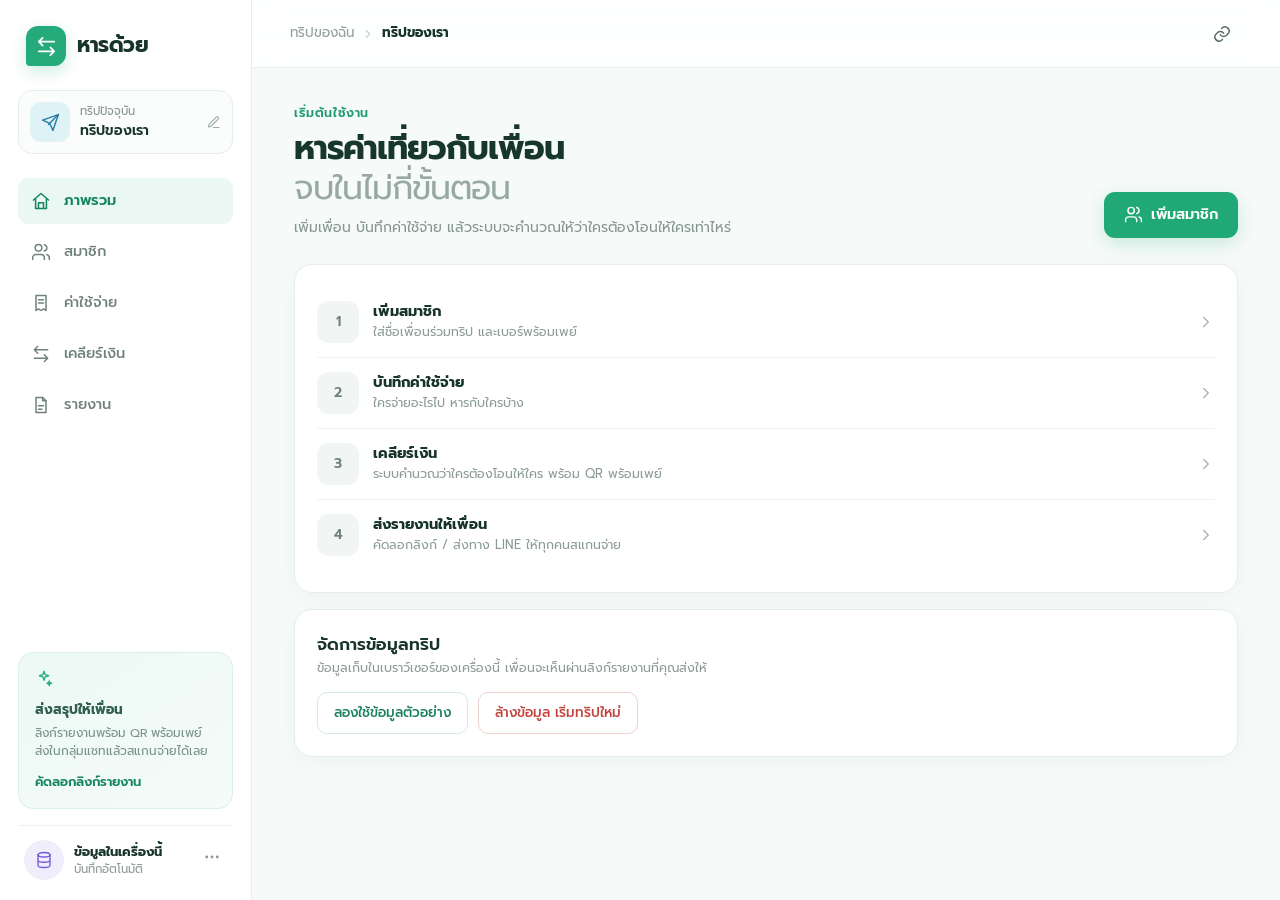
<file: index.html>
<!doctype html>
<html lang="th">
<head>
  <meta charset="utf-8">
  <meta name="viewport" content="width=device-width, initial-scale=1, viewport-fit=cover">
  <title>หารด้วย — ผู้ช่วยหารค่าเที่ยว</title>
  <meta name="description" content="หารด้วย — ผู้ช่วยหารค่าเที่ยวกับเพื่อน คำนวณว่าใครต้องโอนให้ใคร พร้อม QR พร้อมเพย์">
  <meta name="theme-color" content="#20a977">
  <link rel="icon" href="favicon.svg" type="image/svg+xml">
  <link rel="preconnect" href="https://fonts.googleapis.com">
  <link rel="preconnect" href="https://fonts.gstatic.com" crossorigin>
  <link href="https://fonts.googleapis.com/css2?family=Prompt:wght@300;400;500;600;700&display=swap" rel="stylesheet">
  <link rel="stylesheet" href="css/style.css?v=202611041617">
</head>
<body>
  <div class="content">
    <div id="dash"></div>
    <section class="panel" id="manage" style="margin-top:16px">
      <div class="panel-head"><div><h2>จัดการข้อมูลทริป</h2><p>ข้อมูลเก็บในเบราว์เซอร์ของเครื่องนี้ เพื่อนจะเห็นผ่านลิงก์รายงานที่คุณส่งให้</p></div></div>
      <div class="row">
        <button class="outline-btn" id="demoBtn">ลองใช้ข้อมูลตัวอย่าง</button>
        <button class="outline-btn danger" id="resetBtn">ล้างข้อมูล เริ่มทริปใหม่</button>
      </div>
      <div class="confirm" id="resetConfirm" hidden>
        <span id="resetMsg"></span>
        <span class="row"><button class="danger-fill" id="resetYes">ยืนยัน</button><button class="cancel-btn" id="resetNo" style="min-height:38px">ยกเลิก</button></span>
      </div>
    </section>
  </div>
  <script src="js/common.js?v=202611041617"></script>
  <script src="js/home.js?v=202611041617"></script>
</body>
</html>
</file>
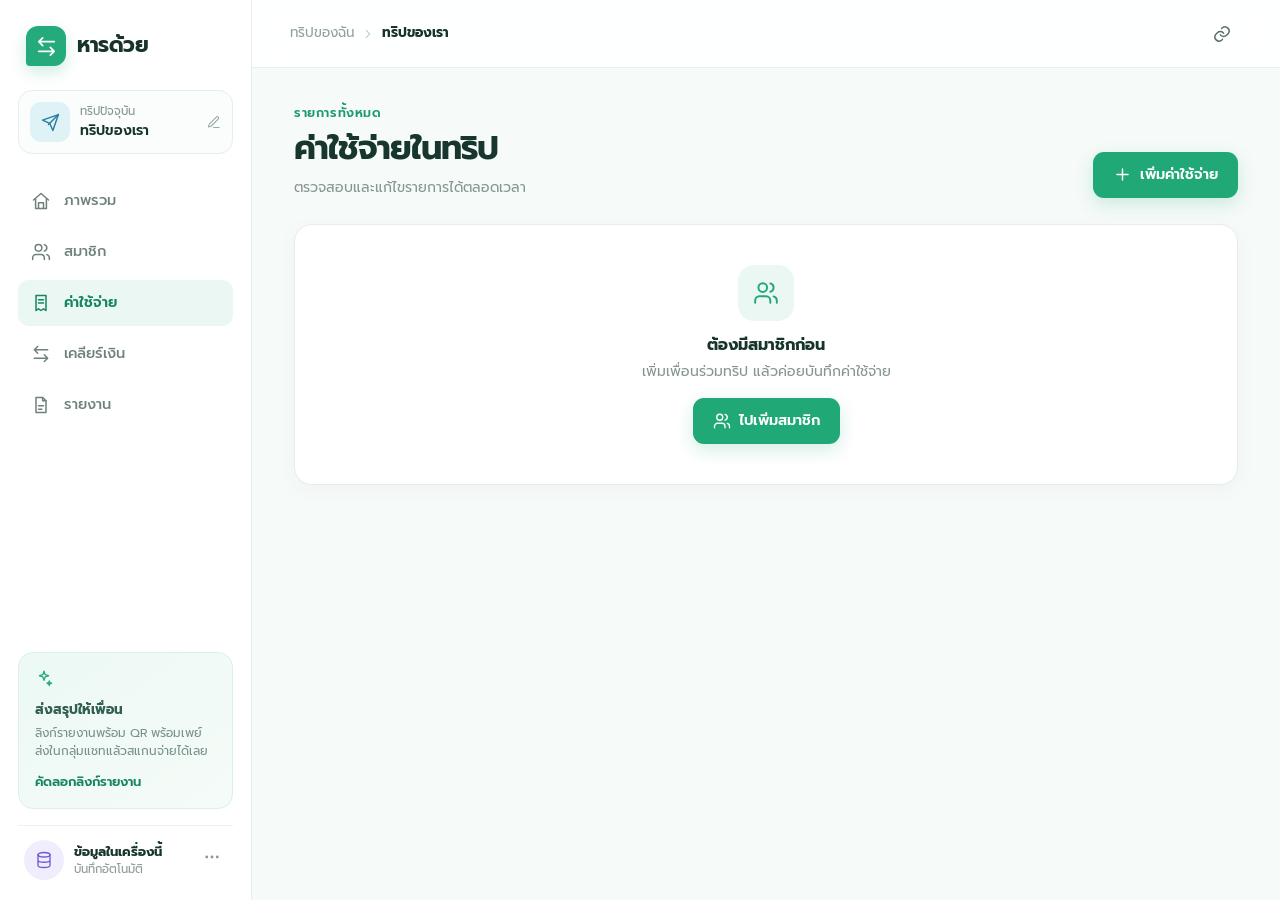
<file: expenses.html>
<!doctype html>
<html lang="th">
<head>
  <meta charset="utf-8">
  <meta name="viewport" content="width=device-width, initial-scale=1, viewport-fit=cover">
  <title>ค่าใช้จ่าย · หารด้วย</title>
  <meta name="description" content="หารด้วย — ผู้ช่วยหารค่าเที่ยวกับเพื่อน คำนวณว่าใครต้องโอนให้ใคร พร้อม QR พร้อมเพย์">
  <meta name="theme-color" content="#20a977">
  <link rel="icon" href="favicon.svg" type="image/svg+xml">
  <link rel="preconnect" href="https://fonts.googleapis.com">
  <link rel="preconnect" href="https://fonts.gstatic.com" crossorigin>
  <link href="https://fonts.googleapis.com/css2?family=Prompt:wght@300;400;500;600;700&display=swap" rel="stylesheet">
  <link rel="stylesheet" href="css/style.css?v=202611041617">
</head>
<body>
  <div class="content">
    <section class="page-heading">
      <div><span class="eyebrow">รายการทั้งหมด</span><h1>ค่าใช้จ่ายในทริป</h1><p>ตรวจสอบและแก้ไขรายการได้ตลอดเวลา</p></div>
      <button class="primary-btn hide-m" data-add-exp><svg width="19" height="19" viewBox="0 0 24 24" fill="none" stroke="currentColor" stroke-width="1.8" stroke-linecap="round"><path d="M12 5v14M5 12h14"/></svg> เพิ่มค่าใช้จ่าย</button>
    </section>
    <div id="expBox"></div>
  </div>
  <script src="js/common.js?v=202611041617"></script>
  <script src="js/expenses.js?v=202611041617"></script>
</body>
</html>
</file>
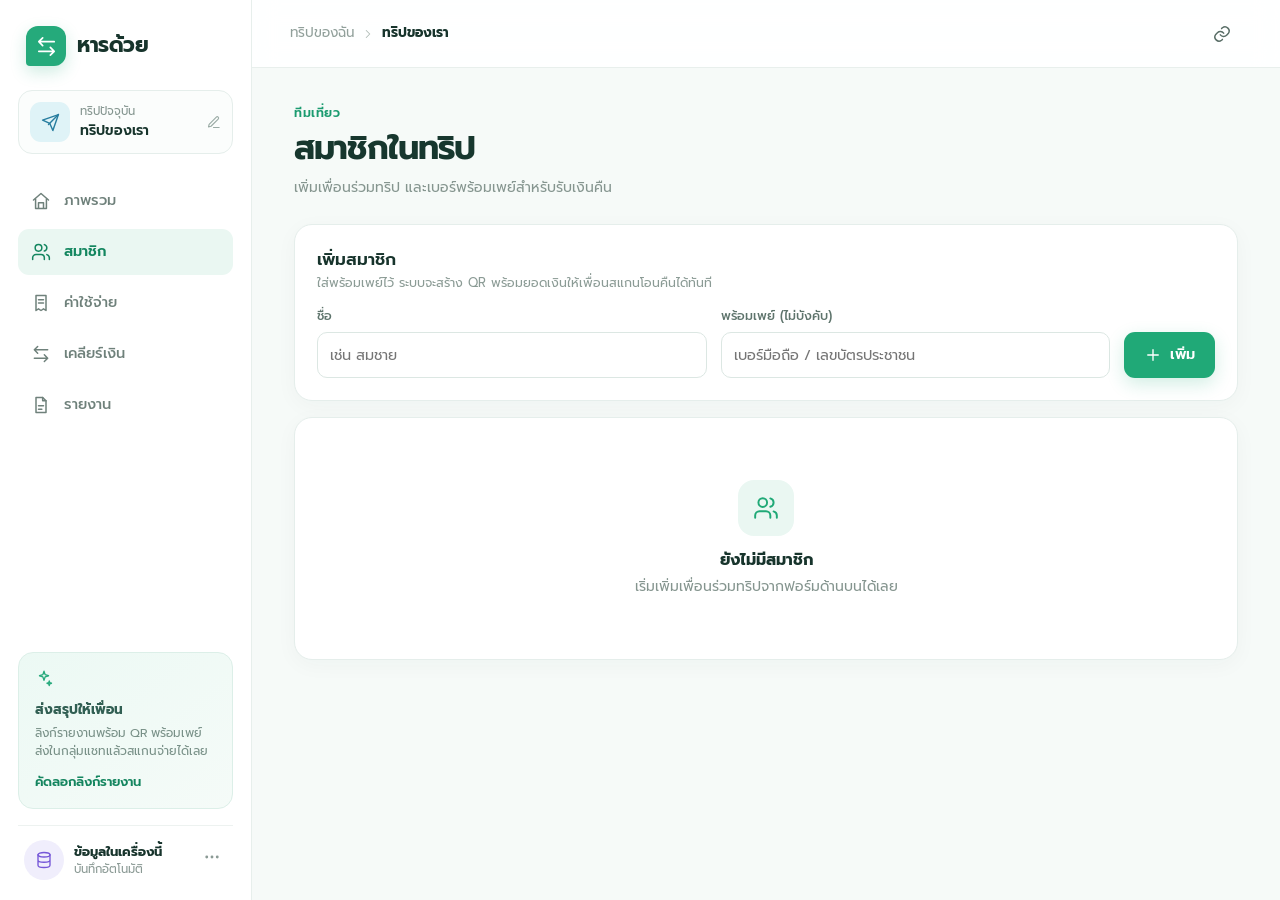
<file: members.html>
<!doctype html>
<html lang="th">
<head>
  <meta charset="utf-8">
  <meta name="viewport" content="width=device-width, initial-scale=1, viewport-fit=cover">
  <title>สมาชิก · หารด้วย</title>
  <meta name="description" content="หารด้วย — ผู้ช่วยหารค่าเที่ยวกับเพื่อน คำนวณว่าใครต้องโอนให้ใคร พร้อม QR พร้อมเพย์">
  <meta name="theme-color" content="#20a977">
  <link rel="icon" href="favicon.svg" type="image/svg+xml">
  <link rel="preconnect" href="https://fonts.googleapis.com">
  <link rel="preconnect" href="https://fonts.gstatic.com" crossorigin>
  <link href="https://fonts.googleapis.com/css2?family=Prompt:wght@300;400;500;600;700&display=swap" rel="stylesheet">
  <link rel="stylesheet" href="css/style.css?v=202611041617">
</head>
<body>
  <div class="content">
    <section class="page-heading">
      <div><span class="eyebrow">ทีมเที่ยว</span><h1>สมาชิกในทริป</h1><p>เพิ่มเพื่อนร่วมทริป และเบอร์พร้อมเพย์สำหรับรับเงินคืน</p></div>
    </section>
    <section class="panel">
      <div class="panel-head"><div><h2 id="memFormTitle">เพิ่มสมาชิก</h2><p>ใส่พร้อมเพย์ไว้ ระบบจะสร้าง QR พร้อมยอดเงินให้เพื่อนสแกนโอนคืนได้ทันที</p></div></div>
      <form id="memberForm" class="form-grid three">
        <label><span>ชื่อ</span><input id="mName" required maxlength="30" autocomplete="off" placeholder="เช่น สมชาย"></label>
        <label><span>พร้อมเพย์ (ไม่บังคับ)</span><input id="mPP" inputmode="numeric" autocomplete="off" placeholder="เบอร์มือถือ / เลขบัตรประชาชน"></label>
        <div class="row" style="flex-wrap:nowrap">
          <button type="button" class="cancel-btn" id="memCancel" hidden>ยกเลิก</button>
          <button class="primary-btn" id="memSubmit"></button>
        </div>
      </form>
    </section>
    <section class="panel" id="memberPanel"></section>
  </div>
  <script src="js/common.js?v=202611041617"></script>
  <script src="js/members.js?v=202611041617"></script>
</body>
</html>
</file>
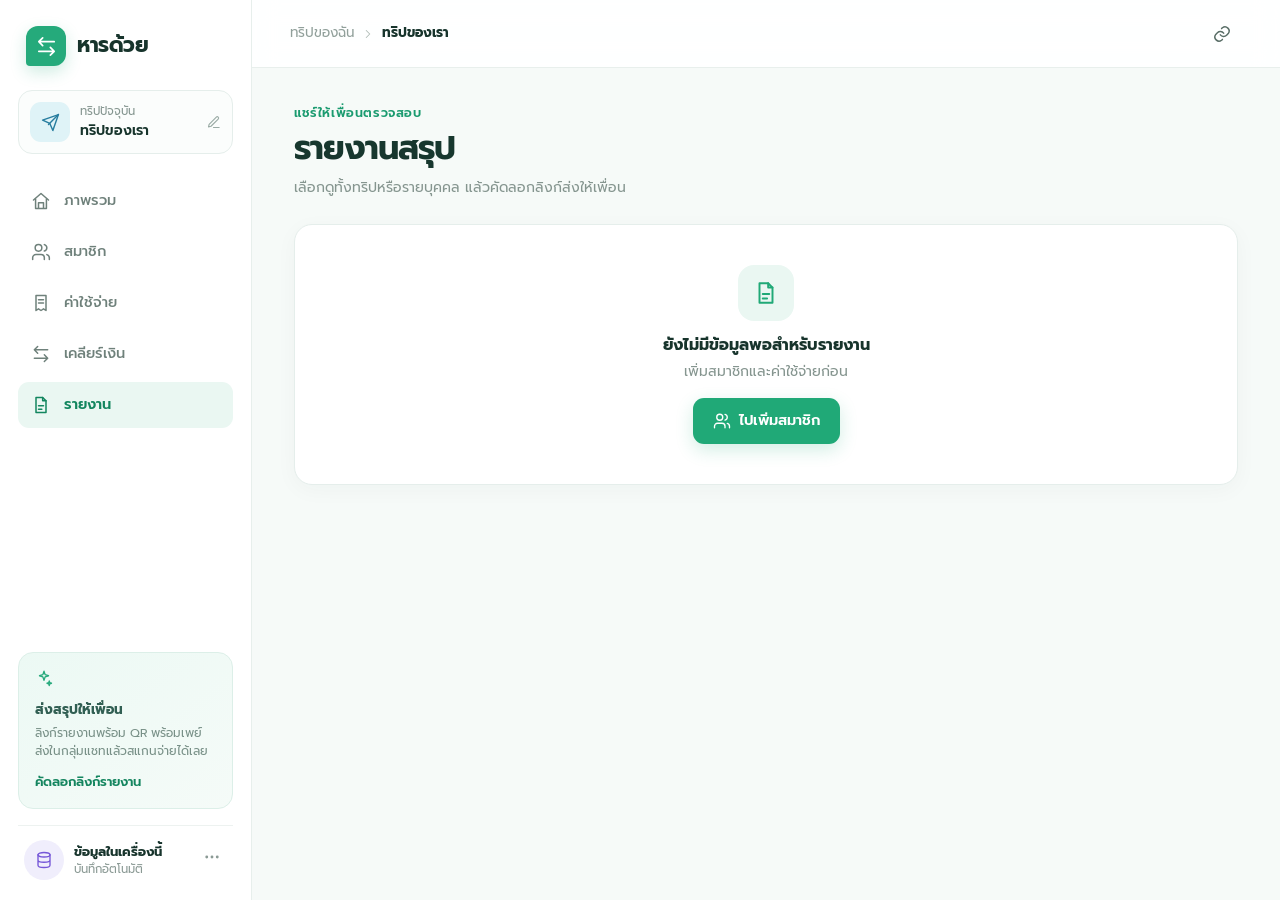
<file: report.html>
<!doctype html>
<html lang="th">
<head>
  <meta charset="utf-8">
  <meta name="viewport" content="width=device-width, initial-scale=1, viewport-fit=cover">
  <title>รายงาน · หารด้วย</title>
  <meta name="description" content="หารด้วย — ผู้ช่วยหารค่าเที่ยวกับเพื่อน คำนวณว่าใครต้องโอนให้ใคร พร้อม QR พร้อมเพย์">
  <meta name="theme-color" content="#20a977">
  <link rel="icon" href="favicon.svg" type="image/svg+xml">
  <link rel="preconnect" href="https://fonts.googleapis.com">
  <link rel="preconnect" href="https://fonts.gstatic.com" crossorigin>
  <link href="https://fonts.googleapis.com/css2?family=Prompt:wght@300;400;500;600;700&display=swap" rel="stylesheet">
  <link rel="stylesheet" href="css/style.css?v=202611041617">
  <script src="js/vendor/qrcode.min.js"></script>
</head>
<body>
  <div class="content">
    <section class="page-heading no-print">
      <div><span class="eyebrow">แชร์ให้เพื่อนตรวจสอบ</span><h1>รายงานสรุป</h1><p>เลือกดูทั้งทริปหรือรายบุคคล แล้วคัดลอกลิงก์ส่งให้เพื่อน</p></div>
    </section>
    <div id="reportBox"></div>
    <section class="panel report-section" id="transferBox" hidden></section>
  </div>
  <script src="js/common.js?v=202611041617"></script>
  <script src="js/report.js?v=202611041617"></script>
</body>
</html>
</file>
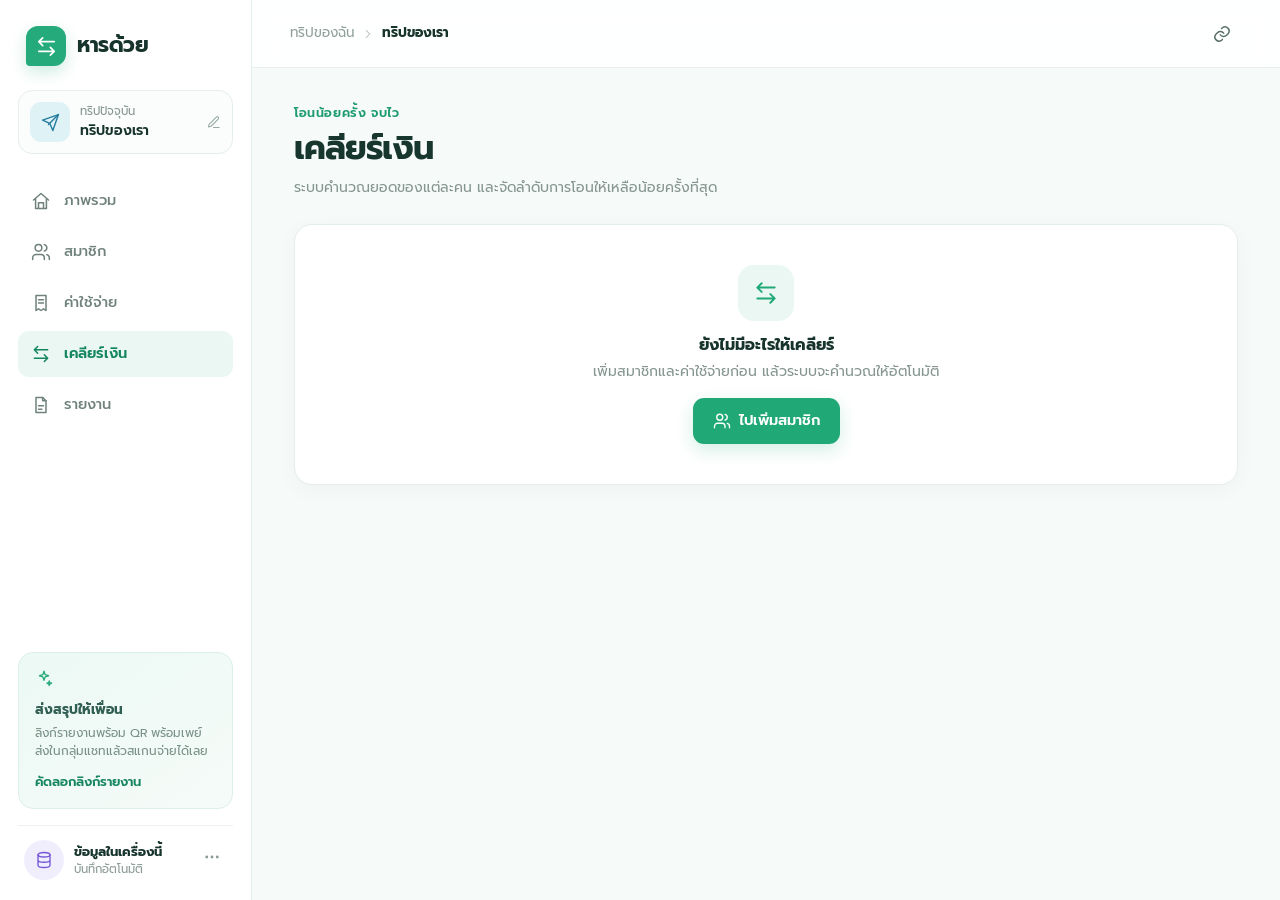
<file: summary.html>
<!doctype html>
<html lang="th">
<head>
  <meta charset="utf-8">
  <meta name="viewport" content="width=device-width, initial-scale=1, viewport-fit=cover">
  <title>เคลียร์เงิน · หารด้วย</title>
  <meta name="description" content="หารด้วย — ผู้ช่วยหารค่าเที่ยวกับเพื่อน คำนวณว่าใครต้องโอนให้ใคร พร้อม QR พร้อมเพย์">
  <meta name="theme-color" content="#20a977">
  <link rel="icon" href="favicon.svg" type="image/svg+xml">
  <link rel="preconnect" href="https://fonts.googleapis.com">
  <link rel="preconnect" href="https://fonts.gstatic.com" crossorigin>
  <link href="https://fonts.googleapis.com/css2?family=Prompt:wght@300;400;500;600;700&display=swap" rel="stylesheet">
  <link rel="stylesheet" href="css/style.css?v=202611041617">
  <script src="js/vendor/qrcode.min.js"></script>
</head>
<body>
  <div class="content">
    <section class="page-heading">
      <div><span class="eyebrow">โอนน้อยครั้ง จบไว</span><h1>เคลียร์เงิน</h1><p>ระบบคำนวณยอดของแต่ละคน และจัดลำดับการโอนให้เหลือน้อยครั้งที่สุด</p></div>
      <span class="optimized" id="optBadge"></span>
    </section>
    <div id="settleBox"></div>
  </div>
  <script src="js/common.js?v=202611041617"></script>
  <script src="js/summary.js?v=202611041617"></script>
</body>
</html>
</file>
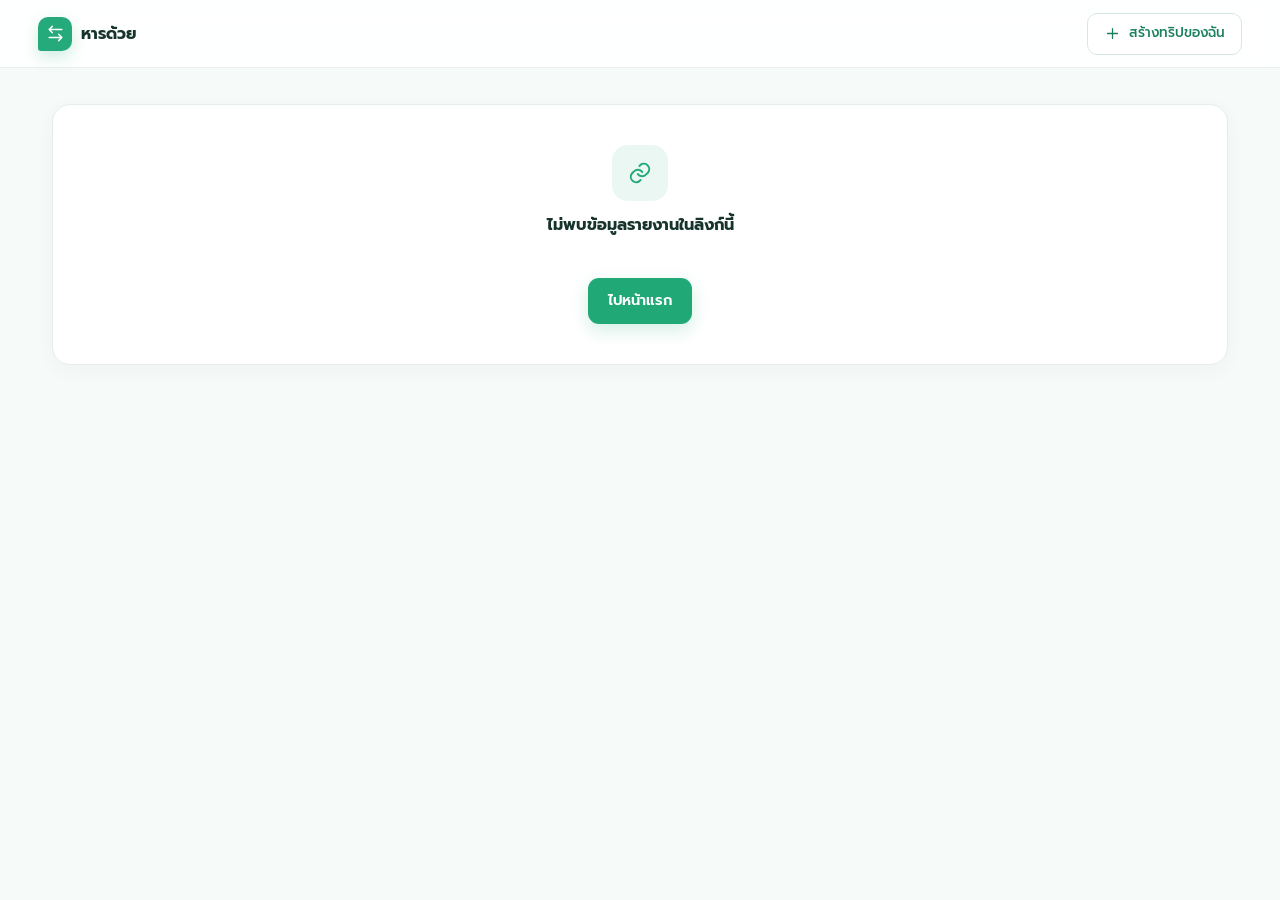
<file: view.html>
<!doctype html>
<html lang="th">
<head>
  <meta charset="utf-8">
  <meta name="viewport" content="width=device-width, initial-scale=1, viewport-fit=cover">
  <title>สรุปค่าใช้จ่ายทริป · หารด้วย</title>
  <meta name="description" content="หารด้วย — ผู้ช่วยหารค่าเที่ยวกับเพื่อน คำนวณว่าใครต้องโอนให้ใคร พร้อม QR พร้อมเพย์">
  <meta name="theme-color" content="#20a977">
  <meta name="robots" content="noindex">
  <link rel="icon" href="favicon.svg" type="image/svg+xml">
  <link rel="preconnect" href="https://fonts.googleapis.com">
  <link rel="preconnect" href="https://fonts.gstatic.com" crossorigin>
  <link href="https://fonts.googleapis.com/css2?family=Prompt:wght@300;400;500;600;700&display=swap" rel="stylesheet">
  <link rel="stylesheet" href="css/style.css?v=202611041617">
  <script src="js/vendor/qrcode.min.js"></script>
</head>
<body>
  <div class="content">
    <div class="banner no-print" id="viewBanner" hidden>
      <span>📩 รายงานที่เพื่อนแชร์มา — ดูยอดของคุณ แล้วสแกน QR โอนได้เลย</span>
      <button class="outline-btn" id="importBtn">นำเข้าไปแก้ไขต่อ</button>
    </div>
    <div class="confirm no-print" id="importConfirm" hidden style="margin:-10px 0 20px">
      <span>ข้อมูลทริปในเครื่องนี้จะถูกแทนที่ด้วยรายงานนี้ ตกลงไหม?</span>
      <span class="row"><button class="danger-fill" id="importYes">แทนที่</button><button class="cancel-btn" id="importNo" style="min-height:38px">ยกเลิก</button></span>
    </div>
    <div id="sharedReport"><div class="panel empty">กำลังโหลดรายงาน…</div></div>
    <section class="panel report-section" id="transferBox" hidden></section>
  </div>
  <script src="js/common.js?v=202611041617"></script>
  <script src="js/view.js?v=202611041617"></script>
</body>
</html>
</file>
<file: css/style.css>
/* =========================================================
   หารด้วย — UI ตามดีไซน์ Figma (ไปด้วยกัน)
   ========================================================= */
:root {
  --ink: #17342c;
  --ink-2: #264b40;
  --muted: #85958f;
  --muted-2: #6f817b;
  --line: #e5eeeb;
  --line-2: #eef3f1;
  --bg: #f6faf8;
  --card: #ffffff;
  --green: #20a977;
  --green-d: #178d64;
  --green-t: #13865f;
  --green-soft: #eaf7f2;
  --dark: #173e34;
  --orange: #d47a51;
  --red: #c2413a;
  color-scheme: light;
  font-family: 'Prompt', 'Noto Sans Thai', 'Leelawadee UI', Tahoma, sans-serif;
  color: var(--ink);
  background: var(--bg);
}

*, *::before, *::after { box-sizing: border-box; margin: 0; padding: 0; }
[hidden] { display: none !important; }
body { min-width: 320px; min-height: 100vh; background: var(--bg); font-size: 14px; line-height: 1.5; }
button { background: none; border: 0; color: inherit; font: inherit; cursor: pointer; }
a { color: inherit; text-decoration: none; }
input, select, textarea { font: inherit; color: inherit; }
button:focus-visible, input:focus-visible, select:focus-visible, a:focus-visible { outline: 3px solid rgba(40,178,132,.25); outline-offset: 2px; }
* { scrollbar-width: thin; scrollbar-color: #b9d3ca transparent; }
svg { flex: none; }

/* ---------- shell ---------- */
.app-shell { min-height: 100vh; }
.sidebar { position: fixed; inset: 0 auto 0 0; width: 252px; padding: 26px 18px 20px; background: #fff; border-right: 1px solid #e7efec; z-index: 20; display: flex; flex-direction: column; overflow-y: auto; }
.brand { display: flex; align-items: center; gap: 11px; padding: 0 8px 24px; font-size: 21px; font-weight: 700; color: var(--ink); letter-spacing: -.4px; }
.brand-mark { width: 40px; height: 40px; display: inline-flex; align-items: center; justify-content: center; color: #fff; background: #25aa7b; border-radius: 12px 12px 12px 4px; box-shadow: 0 6px 16px rgba(37,170,123,.22); flex: none; }
.trip-switcher { padding: 11px; border: 1px solid var(--line); border-radius: 14px; display: flex; gap: 10px; align-items: center; margin-bottom: 24px; background: #fbfdfc; cursor: text; }
.trip-switcher:focus-within { border-color: #9bd8c2; }
.trip-thumb { width: 40px; height: 40px; flex: none; border-radius: 11px; display: grid; place-items: center; color: #277d9f; background: #dff3f7; }
.trip-switcher > div:nth-child(2) { display: flex; min-width: 0; flex: 1; flex-direction: column; }
.trip-switcher small { color: #84958f; font-size: 11.5px; }
.trip-input { width: 100%; border: 0; background: transparent; font-weight: 600; font-size: 14px; color: var(--ink); padding: 0; outline: none; text-overflow: ellipsis; }
.trip-switcher > svg { color: #9aaba5; }
.nav-list { display: flex; flex-direction: column; gap: 5px; }
.nav-list a { height: 46px; padding: 0 13px; border-radius: 11px; color: var(--muted-2); display: flex; align-items: center; gap: 13px; font-size: 14.5px; font-weight: 500; transition: .2s; }
.nav-list a:hover { background: #f3f8f6; color: #285c4e; }
.nav-list a.active { background: var(--green-soft); color: var(--green-t); font-weight: 600; }
.nav-list a b { margin-left: auto; font-size: 11.5px; padding: 2px 8px; background: #edf2f0; border-radius: 10px; color: #6d7e78; }
.nav-list a b:empty { display: none; }
.sidebar-bottom { margin-top: auto; padding-top: 20px; }
.tip-card { border-radius: 15px; padding: 16px; color: #315f53; background: linear-gradient(145deg, #ecf9f4, #f5fbf8); border: 1px solid #dcefe8; margin-bottom: 16px; }
.tip-card > svg { color: #27aa7c; margin-bottom: 7px; }
.tip-card strong { display: block; font-size: 13.5px; }
.tip-card p { color: #789087; line-height: 1.55; font-size: 12px; margin: 4px 0 10px; }
.tip-card button { font-size: 13px; font-weight: 600; color: #14855f; }
.profile-row { display: flex; align-items: center; gap: 10px; padding: 14px 6px 0; border-top: 1px solid #edf2f0; }
.profile-row > div:nth-child(2) { display: flex; flex-direction: column; flex: 1; min-width: 0; }
.profile-row strong { font-size: 13px; }
.profile-row small { color: #8b9a95; font-size: 11.5px; }
.profile-row > a { color: #8b9a95; padding: 6px; border-radius: 8px; }
.profile-row > a:hover { background: #f2f7f5; }
.store-icon { width: 40px; height: 40px; border-radius: 50%; display: grid; place-items: center; background: #f0eefc; color: #7557d8; flex: none; }

.main { min-height: 100vh; margin-left: 252px; }
.no-sidebar .main { margin-left: 0; }
.topbar { height: 68px; padding: 0 38px; background: rgba(255,255,255,.9); backdrop-filter: blur(12px); -webkit-backdrop-filter: blur(12px); border-bottom: 1px solid #e8efec; display: flex; align-items: center; justify-content: space-between; gap: 12px; position: sticky; top: env(safe-area-inset-top, 0px); z-index: 15; }
.breadcrumb { display: flex; align-items: center; gap: 7px; font-size: 13.5px; min-width: 0; }
.breadcrumb span { color: #91a09b; white-space: nowrap; }
.breadcrumb svg { color: #b2beb9; }
.breadcrumb strong { white-space: nowrap; overflow: hidden; text-overflow: ellipsis; }
.top-actions { display: flex; align-items: center; gap: 10px; }
.icon-btn { width: 40px; height: 40px; border-radius: 10px; display: grid; place-items: center; color: #596e67; position: relative; }
.icon-btn:hover { background: #f2f7f5; }
.mobile-brand, .mobile-nav, .mobile-add { display: none; }
.no-sidebar .mobile-brand { display: flex; align-items: center; gap: 9px; font-size: 16px; font-weight: 700; }
.no-sidebar .mobile-brand .brand-mark { width: 34px; height: 34px; border-radius: 10px 10px 10px 3px; }
.no-sidebar .breadcrumb { display: none; }

.content { max-width: 1260px; padding: 36px 42px 64px; margin: auto; }

/* ---------- headings & buttons ---------- */
.page-heading { display: flex; justify-content: space-between; align-items: flex-end; gap: 24px; margin-bottom: 26px; flex-wrap: wrap; }
.eyebrow { display: block; color: #1b9b70; font-size: 12.5px; font-weight: 600; letter-spacing: .6px; margin-bottom: 6px; }
.page-heading h1 { font-size: clamp(26px, 2.6vw, 36px); letter-spacing: -1px; line-height: 1.2; font-weight: 650; color: #17372e; word-break: break-word; }
.page-heading h1 span { color: #98a9a3; font-weight: 400; }
.page-heading p { display: flex; align-items: center; flex-wrap: wrap; gap: 7px; color: var(--muted); margin-top: 8px; font-size: 14px; }
.page-heading p i { width: 3px; height: 3px; background: #a8b6b1; border-radius: 50%; }
.primary-btn { min-height: 46px; display: inline-flex; align-items: center; justify-content: center; gap: 8px; padding: 0 20px; color: #fff; background: var(--green); border-radius: 11px; font-size: 14.5px; font-weight: 600; box-shadow: 0 6px 18px rgba(32,169,119,.2); transition: .2s; white-space: nowrap; }
.primary-btn:hover { background: var(--green-d); transform: translateY(-1px); }
.primary-btn:disabled { background: #b8cbc4; box-shadow: none; cursor: not-allowed; transform: none; }
.primary-btn.sm { min-height: 40px; padding: 0 16px; font-size: 13.5px; }
.outline-btn { min-height: 42px; display: inline-flex; align-items: center; justify-content: center; gap: 8px; padding: 0 16px; border: 1px solid #d6e8e1; color: #197f5e; border-radius: 10px; font-size: 13.5px; font-weight: 500; background: #fff; }
.outline-btn:hover { background: #f1f9f6; }
.outline-btn.block { width: 100%; }
.outline-btn.danger { color: var(--red); border-color: #f1d2cf; }
.outline-btn.danger:hover { background: #fdf2f1; }
.line-btn { min-height: 42px; display: inline-flex; align-items: center; justify-content: center; gap: 8px; padding: 0 16px; border-radius: 10px; font-size: 13.5px; font-weight: 600; color: #fff; background: #06c755; }
.text-btn { color: #168861; font-size: 13px; display: inline-flex; align-items: center; gap: 3px; font-weight: 500; }
.cancel-btn { min-height: 46px; padding: 0 18px; border: 1px solid #dce6e3; border-radius: 10px; font-size: 14px; color: #64766f; }
.cancel-btn:hover { background: #f6f9f8; }
.del-btn { min-height: 46px; padding: 0 14px; border-radius: 10px; font-size: 14px; color: var(--red); display: inline-flex; align-items: center; gap: 6px; margin-right: auto; }
.del-btn:hover { background: #fdf2f1; }

/* ---------- cards ---------- */
.total-card, .balance-card, .status-card, .panel { background: #fff; border: 1px solid var(--line); border-radius: 18px; box-shadow: 0 5px 22px rgba(27,64,53,.035); }
.panel { padding: 22px; }
.content > .panel + .panel { margin-top: 16px; }
.panel-head { display: flex; justify-content: space-between; align-items: flex-start; gap: 16px; margin-bottom: 14px; }
.panel-head h2 { font-size: 17px; font-weight: 600; }
.panel-head p { color: #8b9b95; font-size: 12.5px; margin-top: 2px; }
.summary-grid { display: grid; grid-template-columns: 1.1fr 1fr 1.15fr; gap: 16px; }
.total-card, .balance-card, .status-card { min-height: 200px; padding: 22px; position: relative; overflow: hidden; }
.summary-label { display: flex; align-items: center; gap: 9px; color: #698078; font-size: 13px; font-weight: 500; }
.summary-label > span { width: 32px; height: 32px; border-radius: 9px; display: grid; place-items: center; background: #edf7f3; color: #1c9c70; }
.total-card > strong { display: block; margin-top: 14px; font-size: 32px; letter-spacing: -.8px; line-height: 1.25; }
.total-card > p { color: #899993; font-size: 13px; margin-top: 2px; }
.total-card { display: flex; flex-direction: column; }
.member-stack { margin-top: auto; padding-top: 16px; display: flex; align-items: center; }
.member-stack .avatar { margin-right: -8px; }
.member-stack > span { width: 32px; height: 32px; border-radius: 50%; display: grid; place-items: center; border: 2px solid #fff; background: #edf2f0; font-size: 12px; color: #71847d; }
.balance-card { background: var(--dark); color: #fff; border: none; }
.balance-card::after { content: ''; position: absolute; width: 140px; height: 140px; border: 24px solid rgba(89,221,170,.08); border-radius: 50%; right: -38px; top: -36px; }
.balance-card .summary-label { color: #bad4cb; }
.balance-card .summary-label > span { background: rgba(255,255,255,.1); color: #66d4ad; }
.balance-card > strong { display: block; color: #bed5cd; margin-top: 14px; font-size: 13.5px; font-weight: 400; }
.balance-card > b { display: block; font-size: 32px; color: #71ddb5; line-height: 1.35; }
.balance-card.owe > b { color: #ffc17a; }
.balance-card > a { display: inline-flex; align-items: center; gap: 3px; margin-top: 10px; color: #d9e9e4; font-size: 13px; border-bottom: 1px solid rgba(255,255,255,.2); padding-bottom: 2px; }
.status-card { padding: 20px 22px; }
.status-card .summary-label { margin-bottom: 8px; }
.status-scroll { max-height: 150px; overflow-y: auto; margin-right: -8px; padding-right: 8px; }
.mini-balance { display: flex; align-items: center; gap: 10px; padding: 6px 0; }
.mini-balance > div:nth-child(2) { display: flex; flex: 1; flex-direction: column; min-width: 0; }
.mini-balance strong { font-size: 13.5px; white-space: nowrap; overflow: hidden; text-overflow: ellipsis; }
.mini-balance small { color: #95a39e; font-size: 11.5px; }
.mini-balance > b { color: var(--orange); font-size: 13.5px; white-space: nowrap; }
.mini-balance > b.positive { color: #21966e; }
.mini-balance > b.zero { color: #95a39e; font-weight: 500; }
.lower-grid { display: grid; grid-template-columns: 1.7fr 1fr; gap: 16px; margin-top: 16px; align-items: start; }

/* ---------- avatar ---------- */
.avatar { flex: none; display: grid; place-items: center; border-radius: 50%; font-weight: 600; border: 2px solid #fff; }

/* ---------- expense rows ---------- */
.expense-row { min-height: 68px; display: flex; align-items: center; gap: 12px; border-top: 1px solid var(--line-2); padding: 6px 0; }
.expense-row:first-child { border-top: none; }
.expense-icon { width: 42px; height: 42px; display: grid; place-items: center; border-radius: 12px; color: #405f55; flex: none; }
.expense-main { min-width: 0; flex: 1; display: flex; flex-direction: column; }
.expense-main strong { font-size: 14.5px; font-weight: 600; white-space: nowrap; overflow: hidden; text-overflow: ellipsis; }
.expense-main small, .expense-amount small { color: #91a09b; font-size: 12px; margin-top: 1px; }
.expense-amount { display: flex; flex-direction: column; align-items: flex-end; white-space: nowrap; }
.expense-amount strong { font-size: 14.5px; font-weight: 600; }
.more-btn { color: #91a09b; padding: 8px; border-radius: 8px; }
.more-btn:hover { background: #f2f7f5; color: var(--ink); }
.more-btn.danger:hover { color: var(--red); background: #fdf2f1; }
.live-badge, .optimized { display: inline-flex; align-items: center; gap: 5px; color: #168861; background: var(--green-soft); padding: 5px 11px; border-radius: 15px; font-size: 12px; white-space: nowrap; }
.warn-text { color: #b7791f; }
.pos-text { color: #21966e; }
.neg-text { color: var(--orange); }

/* ---------- donut ---------- */
.donut-wrap { display: flex; align-items: center; gap: 22px; padding: 8px 0 20px; }
.donut { width: 128px; height: 128px; flex: none; border-radius: 50%; background: conic-gradient(#34b786 0 var(--p, 0%), #d9ece5 var(--p, 0%) 100%); display: grid; place-items: center; position: relative; }
.donut::after { content: ''; width: 92px; height: 92px; border-radius: 50%; background: #fff; position: absolute; }
.donut > div { position: relative; z-index: 1; text-align: center; }
.donut strong { display: block; font-size: 18px; }
.donut small { color: #91a09b; font-size: 11.5px; }
.legend { flex: 1; min-width: 0; }
.legend p { display: grid; grid-template-columns: 8px 1fr; gap: 0 8px; margin: 12px 0; font-size: 12px; color: #83958e; }
.legend i { width: 8px; height: 8px; border-radius: 3px; margin-top: 5px; }
.legend b { grid-column: 2; color: var(--ink-2); font-size: 14px; }

/* ---------- expenses page ---------- */
.wide-panel { padding: 0 24px 22px; }
.stat-strip { margin: 0 -24px 20px; padding: 22px 24px; display: grid; grid-template-columns: repeat(3,1fr); background: #f1f8f5; border-radius: 18px 18px 0 0; }
.stat-strip div { display: flex; flex-direction: column; padding-left: 24px; border-left: 1px solid #dce9e4; min-width: 0; }
.stat-strip div:first-child { padding-left: 0; border: 0; }
.stat-strip span { font-size: 12.5px; color: #7c9088; }
.stat-strip strong { font-size: 19px; margin-top: 3px; white-space: nowrap; overflow: hidden; text-overflow: ellipsis; }
.filter-select { border: 1px solid #dce8e4; padding: 7px 30px 7px 12px; border-radius: 9px; font-size: 13px; color: #60736c; background: #fff url("data:image/svg+xml,%3Csvg xmlns='http://www.w3.org/2000/svg' width='14' height='14' viewBox='0 0 24 24' fill='none' stroke='%2391a09b' stroke-width='2' stroke-linecap='round'%3E%3Cpath d='m6 9 6 6 6-6'/%3E%3C/svg%3E") no-repeat right 10px center; appearance: none; -webkit-appearance: none; }

/* ---------- empty / onboarding ---------- */
.empty { text-align: center; color: var(--muted); padding: 40px 16px; }
.empty .ico { width: 56px; height: 56px; margin: 0 auto 12px; border-radius: 16px; display: grid; place-items: center; background: var(--green-soft); color: var(--green); }
.empty strong { display: block; color: var(--ink); font-size: 16px; margin-bottom: 4px; }
.empty .primary-btn, .empty .outline-btn { margin-top: 16px; }
.steps { display: flex; flex-direction: column; }
.step-row { display: flex; align-items: center; gap: 14px; padding: 14px 0; border-top: 1px solid var(--line-2); }
.step-row:first-child { border-top: 0; }
.step-row .num { width: 42px; height: 42px; flex: none; border-radius: 12px; display: grid; place-items: center; background: #f1f5f3; color: #6d817a; font-weight: 600; }
.step-row.done .num { background: var(--green); color: #fff; }
.step-row > div { flex: 1; min-width: 0; display: flex; flex-direction: column; }
.step-row strong { font-size: 14.5px; }
.step-row small { color: #8b9b95; font-size: 12.5px; }
.step-row > svg { color: #a6b4af; }
.row { display: flex; gap: 10px; flex-wrap: wrap; align-items: center; }

/* ---------- forms ---------- */
.form-grid { display: grid; grid-template-columns: 1fr 1fr; gap: 14px; }
.form-grid.three { grid-template-columns: 1.2fr 1.2fr auto; align-items: end; }
.form-grid label { display: flex; flex-direction: column; gap: 6px; min-width: 0; }
.form-grid label.full { grid-column: 1/-1; }
.form-grid label > span, .field-label { font-size: 12.5px; color: #5e746c; font-weight: 500; }
.form-grid input, .form-grid select { width: 100%; height: 46px; padding: 0 12px; border: 1px solid #dce7e3; border-radius: 10px; font-size: 14.5px; color: #24453b; background: #fff; }
.form-grid input:focus, .form-grid select:focus { border-color: #26a879; outline: none; box-shadow: 0 0 0 3px rgba(40,178,132,.15); }
.form-hint { color: #8b9b95; font-size: 12.5px; margin-top: 10px; }
.money-input { position: relative; }
.money-input b { position: absolute; left: 13px; top: 50%; transform: translateY(-50%); color: #1c9b6f; font-size: 16px; }
.money-input input { padding-left: 32px; }
.form-section { margin-top: 18px; }
.cat-picker { display: flex; flex-wrap: wrap; gap: 7px; margin-top: 7px; }
.cat-picker button { display: inline-flex; align-items: center; gap: 7px; padding: 6px 12px 6px 6px; border: 1px solid #e1eae7; border-radius: 22px; font-size: 13px; color: #4d635b; }
.cat-picker button .expense-icon { width: 28px; height: 28px; border-radius: 50%; }
.cat-picker button.active { border-color: #22a979; background: #ecf9f4; color: #13855f; box-shadow: 0 0 0 1px #22a979; }
.split-toggle { display: grid; grid-template-columns: 1fr 1fr; gap: 10px; margin-top: 7px; }
.split-toggle > button { display: flex; gap: 10px; padding: 11px; border: 1px solid #dfe9e5; border-radius: 11px; text-align: left; align-items: center; }
.split-toggle > button > span { width: 36px; height: 36px; display: grid; place-items: center; color: #6d817a; background: #f1f5f3; border-radius: 9px; flex: none; }
.split-toggle button div { display: flex; flex-direction: column; }
.split-toggle strong { font-size: 13.5px; }
.split-toggle small { color: #91a09b; font-size: 12px; }
.split-toggle button.active { border-color: #27aa7b; background: #f0faf6; box-shadow: 0 0 0 1px #27aa7b; }
.split-toggle button.active > span { color: #11845e; background: #dbf2ea; }
.between { display: flex; justify-content: space-between; align-items: baseline; gap: 8px; }
.between small { color: #1a946a; font-size: 12.5px; }
.between .text-btn { font-size: 12.5px; }
.participant-list { margin-top: 7px; border: 1px solid #e2ebe8; border-radius: 11px; overflow: hidden; }
.participant { min-height: 52px; display: flex; align-items: center; gap: 10px; padding: 7px 12px; border-top: 1px solid var(--line-2); cursor: pointer; user-select: none; }
.participant:first-child { border: 0; }
.participant:hover { background: #fafcfb; }
.participant .checkbox { width: 20px; height: 20px; border: 1px solid #c9d8d3; border-radius: 6px; display: grid; place-items: center; color: #fff; flex: none; }
.participant.selected .checkbox { background: #22a879; border-color: #22a879; }
.participant strong { flex: 1; font-size: 14px; font-weight: 500; min-width: 0; overflow: hidden; text-overflow: ellipsis; white-space: nowrap; }
.participant > span { color: #63776f; font-size: 13.5px; }
.participant > input { width: 96px; height: 36px; padding: 0 8px; border: 1px solid #dbe6e2; border-radius: 8px; text-align: right; font-size: 14px; }
.share-check { display: flex; justify-content: space-between; gap: 8px; margin-top: 8px; padding: 9px 12px; border-radius: 9px; color: #b26049; background: #fff3ee; font-size: 12.5px; }
.share-check.ok { color: #187c5c; background: #eaf8f3; }
.audit-note { display: flex; gap: 10px; margin-top: 16px; padding: 12px; background: #eef7ff; color: #397398; border-radius: 10px; }
.audit-note p { font-size: 12.5px; line-height: 1.5; }

/* ---------- modal ---------- */
.modal-backdrop { position: fixed; inset: 0; background: rgba(15,39,32,.52); backdrop-filter: blur(5px); -webkit-backdrop-filter: blur(5px); display: grid; place-items: center; z-index: 100; padding: 20px; animation: fade .18s ease-out; }
.modal { width: min(640px, 100%); max-height: calc(100vh - 40px); overflow-y: auto; background: #fff; border-radius: 20px; padding: 26px; box-shadow: 0 25px 80px rgba(9,40,31,.25); animation: rise .22s ease-out; }
@keyframes fade { from { opacity: 0 } }
@keyframes rise { from { transform: translateY(12px); opacity: .7 } }
.modal-head { display: flex; justify-content: space-between; align-items: flex-start; margin-bottom: 20px; }
.modal-head h2 { font-size: 22px; letter-spacing: -.4px; }
.modal-head > button { width: 36px; height: 36px; display: grid; place-items: center; color: #768983; background: #f2f6f4; border-radius: 50%; }
.modal-actions { display: flex; justify-content: flex-end; gap: 9px; margin-top: 22px; padding-top: 18px; border-top: 1px solid #edf2f0; }

/* ---------- settle page ---------- */
.settle-layout { display: grid; grid-template-columns: 1.6fr .8fr; gap: 16px; align-items: start; }
.transfer-panel { position: relative; }
.transfer-list { position: relative; }
.transfer-list::before { content: ''; position: absolute; left: 10px; top: 30px; bottom: 30px; width: 1px; background: #dce8e4; }
.transfer-card { position: relative; margin: 0 0 12px 30px; border: 1px solid #e4ece9; border-radius: 14px; padding: 16px; background: #fff; }
.transfer-card.is-done { background: #fafcfb; }
.transfer-card.is-done .transfer-amount { color: #95a39e; text-decoration: line-through; }
.step { width: 24px; height: 24px; position: absolute; left: -32px; top: 22px; border-radius: 50%; background: #e4f5ef; color: #168a63; border: 3px solid #fff; display: grid; place-items: center; font-size: 11px; font-weight: 600; z-index: 1; box-sizing: content-box; }
.transfer-card.is-done .step { background: var(--green); color: #fff; }
.transfer-people { display: flex; align-items: center; gap: 9px; padding-right: 120px; }
.transfer-people .tp { display: flex; align-items: center; gap: 9px; min-width: 0; }
.transfer-people .tp > div { display: flex; flex-direction: column; min-width: 0; }
.transfer-people strong { font-size: 14px; }
.transfer-people small { font-size: 12px; color: #90a09a; }
.transfer-people > svg { color: #a6b4af; margin: 0 2px; }
.transfer-amount { position: absolute; right: 16px; top: 24px; font-size: 20px; font-weight: 600; }
.transfer-actions { display: flex; flex-wrap: wrap; gap: 7px; margin-top: 14px; padding-top: 12px; border-top: 1px solid #edf2f0; }
.transfer-actions button { display: inline-flex; align-items: center; gap: 6px; padding: 7px 11px; border-radius: 8px; font-size: 12.5px; color: #28735d; background: #eff8f5; }
.transfer-actions button:hover { background: #e2f3ec; }
.transfer-actions button.qr-btn { color: #5d6f69; background: #f2f5f4; }
.transfer-actions button.done-btn.on { color: #fff; background: var(--green); }
.paid-tag { display: inline-flex; align-items: center; gap: 4px; font-size: 12px; color: var(--green-t); background: var(--green-soft); padding: 3px 9px; border-radius: 12px; }
.inline-qr { display: flex; align-items: center; gap: 16px; background: #f4faf7; border-radius: 12px; margin-top: 12px; padding: 14px; flex-wrap: wrap; }
.inline-qr > div:last-child { display: flex; flex-direction: column; min-width: 0; }
.inline-qr strong { font-size: 14px; }
.inline-qr span { color: #169368; font-size: 17px; font-weight: 600; margin: 3px 0; }
.inline-qr small { color: #8b9d96; font-size: 12px; }
.qr-box { width: 150px; padding: 8px; border: 1px solid #dfe9e5; background: #fff; border-radius: 10px; flex: none; }
.qr-box svg { width: 100%; height: auto; display: block; }
.qr-box > span { display: block; text-align: center; font-size: 11px; color: #3474b6; margin-top: 2px; font-weight: 600; }
.qr-box.muted { opacity: .45; filter: grayscale(.4); margin: auto; }
.no-pp { font-size: 12.5px; color: #8e6b2c; background: #fff8ea; border-radius: 10px; padding: 10px 12px; margin-top: 12px; }
.settle-side { display: flex; flex-direction: column; gap: 14px; }
.qr-card { text-align: center; }
.promptpay-pill { display: inline-flex; gap: 5px; align-items: center; background: #e8f3ff; color: #3974b4; font-size: 12px; border-radius: 12px; padding: 5px 10px; }
.qr-card h2 { font-size: 16px; margin-top: 10px; }
.qr-card > p { color: #8b9b96; font-size: 12.5px; line-height: 1.55; margin: 5px 0 15px; }
.qr-card > small { color: #92a19c; font-size: 11.5px; display: block; margin-top: 11px; }
.safe-card { display: flex; gap: 10px; padding: 16px; background: #fff8ea; color: #8e6b2c; border: 1px solid #f4e3bd; border-radius: 14px; }
.safe-card strong { display: block; font-size: 13.5px; }
.safe-card p { margin-top: 3px; font-size: 12px; line-height: 1.55; color: #a48a5a; }
.done-card { text-align: center; padding: 34px 16px; }
.done-card .ico { width: 56px; height: 56px; margin: 0 auto 10px; border-radius: 50%; display: grid; place-items: center; background: var(--green); color: #fff; }

/* ---------- report page ---------- */
.people-tabs { display: flex; gap: 8px; margin-bottom: 18px; overflow-x: auto; padding: 2px; }
.people-tabs button { flex: none; display: flex; align-items: center; gap: 8px; padding: 6px 14px 6px 6px; border: 1px solid #e1eae7; border-radius: 25px; font-size: 13.5px; background: #fff; white-space: nowrap; }
.people-tabs button.active { border-color: #22a979; background: #ecf9f4; color: #13855f; box-shadow: 0 0 0 1px #22a979; }
.people-tabs .trip-ico { width: 32px; height: 32px; border-radius: 50%; display: grid; place-items: center; background: #dff3f7; color: #277d9f; }
.report-grid { display: grid; grid-template-columns: .85fr 1.4fr; gap: 16px; align-items: start; }
.report-hero { padding: 24px; border-radius: 18px; color: #fff; background: linear-gradient(145deg, #173f35, #1c5949); box-shadow: 0 12px 30px rgba(23,63,53,.13); }
.report-person { display: flex; align-items: center; gap: 12px; }
.report-person > div:nth-child(2) { flex: 1; min-width: 0; }
.report-person small { font-size: 12px; color: #afd0c5; }
.report-person h2 { font-size: 22px; line-height: 1.3; word-break: break-word; }
.report-person .avatar { border-color: rgba(255,255,255,.15); }
.verified { display: flex; align-items: center; gap: 4px; color: #72d9b4; font-size: 12px; white-space: nowrap; }
.report-numbers { margin: 22px 0; display: grid; grid-template-columns: 1fr 1fr; gap: 1px; background: rgba(255,255,255,.12); border-radius: 12px; overflow: hidden; }
.report-numbers div { padding: 14px; background: rgba(0,0,0,.08); display: flex; flex-direction: column; min-width: 0; }
.report-numbers div:last-child { grid-column: 1 / -1; flex-direction: row; align-items: center; justify-content: space-between; }
.report-numbers span { color: #b8d0c8; font-size: 12px; }
.report-numbers strong { margin-top: 2px; font-size: 18px; }
.report-numbers .green strong { color: #70dfb5; }
.report-numbers .orange strong { color: #ffc37f; }
.share-btn { min-height: 46px; width: 100%; border-radius: 10px; display: flex; align-items: center; justify-content: center; gap: 8px; background: #56cca2; color: #103b30; font-size: 14px; font-weight: 600; }
.share-btn:hover { background: #6de0b7; }
.hero-actions { display: grid; grid-template-columns: 1fr 1fr; gap: 8px; margin-top: 8px; }
.hero-actions a, .hero-actions button { min-height: 40px; border-radius: 10px; display: flex; align-items: center; justify-content: center; gap: 6px; font-size: 13px; color: #d9e9e4; background: rgba(255,255,255,.08); }
.hero-actions a:hover, .hero-actions button:hover { background: rgba(255,255,255,.14); }
.privacy-note { font-size: 11.5px; color: #9dbdb2; text-align: center; margin-top: 10px; line-height: 1.5; }
.report-expense { min-height: 66px; display: flex; align-items: center; gap: 12px; border-top: 1px solid #edf2f0; padding: 6px 0; }
.report-expense > div:nth-child(2) { display: flex; flex: 1; flex-direction: column; min-width: 0; }
.report-expense strong { font-size: 14px; font-weight: 600; }
.report-expense small { color: #8b9d96; font-size: 12px; }
.report-expense > b { font-size: 14px; white-space: nowrap; text-align: right; }
.report-expense > b small { display: block; font-weight: 400; }
.report-section { margin-top: 16px; }

/* shared view banner */
.banner { display: flex; justify-content: space-between; align-items: center; gap: 12px; flex-wrap: wrap; background: var(--green-soft); color: var(--green-t); padding: 14px 18px; border-radius: 14px; margin-bottom: 22px; font-weight: 500; border: 1px solid #d3ede3; }
.confirm { display: flex; justify-content: space-between; align-items: center; gap: 10px; flex-wrap: wrap; background: #fff3ee; color: #b26049; padding: 12px 14px; border-radius: 12px; margin-top: 12px; font-size: 13.5px; font-weight: 500; }
.danger-fill { min-height: 38px; padding: 0 14px; border-radius: 9px; background: var(--red); color: #fff; font-size: 13px; font-weight: 600; }

/* ---------- toast ---------- */
.toast { position: fixed; z-index: 120; bottom: 28px; left: 50%; transform: translateX(-50%); display: flex; align-items: center; gap: 10px; padding: 11px 16px 11px 11px; border-radius: 12px; color: #fff; background: #173d33; box-shadow: 0 10px 35px rgba(16,52,42,.25); font-size: 13.5px; animation: rise .2s ease-out; max-width: calc(100vw - 30px); }
.toast > span { width: 26px; height: 26px; display: grid; place-items: center; border-radius: 50%; color: #173d33; background: #67d4ad; flex: none; }
.toast > button { color: #67d4ad; font-weight: 600; margin-left: 6px; text-decoration: underline; }

/* ---------- responsive ---------- */
@media (max-width: 1100px) {
  .sidebar { width: 220px; }
  .main { margin-left: 220px; }
  .content { padding: 32px 26px 56px; }
  .summary-grid { grid-template-columns: 1fr 1fr; }
  .status-card { grid-column: 1/-1; min-height: auto; }
  .status-scroll { display: grid; grid-template-columns: repeat(auto-fill, minmax(200px, 1fr)); gap: 0 16px; max-height: none; }
  .lower-grid { grid-template-columns: 1.4fr 1fr; }
  .report-grid { grid-template-columns: 1fr; }
  .settle-layout { grid-template-columns: 1fr; }
  .settle-side { display: grid; grid-template-columns: 1fr 1fr; }
}

@media (max-width: 760px) {
  .sidebar { display: none; }
  .main { margin-left: 0; padding-bottom: 72px; }
  .no-sidebar .main { padding-bottom: 0; }
  .topbar { height: 60px; padding: 0 16px; }
  .breadcrumb { display: none; }
  .mobile-brand { display: flex; align-items: center; gap: 9px; font-size: 16px; font-weight: 700; }
  .mobile-brand .brand-mark { width: 34px; height: 34px; border-radius: 10px 10px 10px 3px; }
  .content { padding: 24px 16px 40px; }
  .page-heading { align-items: flex-start; margin-bottom: 20px; }
  .page-heading .primary-btn.hide-m { display: none; }
  .page-heading h1 { font-size: 27px; }
  .summary-grid, .lower-grid { grid-template-columns: 1fr; }
  .status-card { grid-column: auto; }
  .total-card, .balance-card { min-height: 180px; }
  .panel { padding: 18px 15px; }
  .mobile-nav { position: fixed; z-index: 30; bottom: 0; left: 0; right: 0; height: calc(64px + env(safe-area-inset-bottom, 0px)); padding: 6px 4px env(safe-area-inset-bottom, 0px); display: grid; grid-template-columns: repeat(5, 1fr); background: rgba(255,255,255,.96); backdrop-filter: blur(15px); -webkit-backdrop-filter: blur(15px); border-top: 1px solid #dfe8e5; }
  .mobile-nav a { display: flex; flex-direction: column; align-items: center; justify-content: center; gap: 3px; color: #82928d; font-size: 11px; }
  .mobile-nav a.active { color: #15865f; font-weight: 600; }
  .mobile-add { display: grid; place-items: center; position: fixed; z-index: 35; right: 18px; bottom: calc(80px + env(safe-area-inset-bottom, 0px)); width: 54px; height: 54px; color: #fff; background: var(--green); border-radius: 50%; box-shadow: 0 8px 22px rgba(32,169,119,.35); }
  .stat-strip { grid-template-columns: 1fr 1fr; margin: 0 -15px 18px; padding: 18px 15px; }
  .stat-strip div:nth-child(3) { display: none; }
  .stat-strip div { padding-left: 15px; }
  .wide-panel { padding: 0 15px 18px; }
  .report-numbers { margin: 20px 0; }
  .settle-side { display: flex; }
  .transfer-card { margin-left: 24px; padding: 14px; }
  .transfer-list::before { left: 8px; }
  .step { left: -28px; }
  .transfer-people { padding-right: 0; flex-wrap: wrap; }
  .transfer-amount { position: static; display: block; margin-top: 10px; }
  .form-grid, .form-grid.three { grid-template-columns: 1fr; }
  .form-grid label.full { grid-column: auto; }
  .modal { padding: 20px 16px; max-height: calc(100vh - 20px); }
  .modal-backdrop { padding: 10px; }
  .split-toggle { gap: 7px; }
  .split-toggle > button { padding: 9px 8px; }
  .modal-actions { position: sticky; bottom: -20px; background: #fff; padding-bottom: 4px; }
  .modal-actions .primary-btn { flex: 1; }
  .toast { bottom: calc(84px + env(safe-area-inset-bottom, 0px)); }
}

@media (max-width: 390px) {
  .expense-row { gap: 9px; }
  .expense-icon { width: 38px; height: 38px; }
  .donut-wrap { gap: 14px; }
  .donut { width: 112px; height: 112px; }
  .donut::after { width: 80px; height: 80px; }
  .split-toggle small { display: none; }
}

@media print {
  .sidebar, .topbar, .mobile-nav, .mobile-add, .no-print, .toast, .transfer-actions { display: none !important; }
  .main { margin: 0; padding: 0; }
  body, :root { background: #fff; }
  .content { padding: 0; max-width: none; }
  .report-grid { grid-template-columns: 1fr; }
  .report-hero { -webkit-print-color-adjust: exact; print-color-adjust: exact; }
}
</file>
